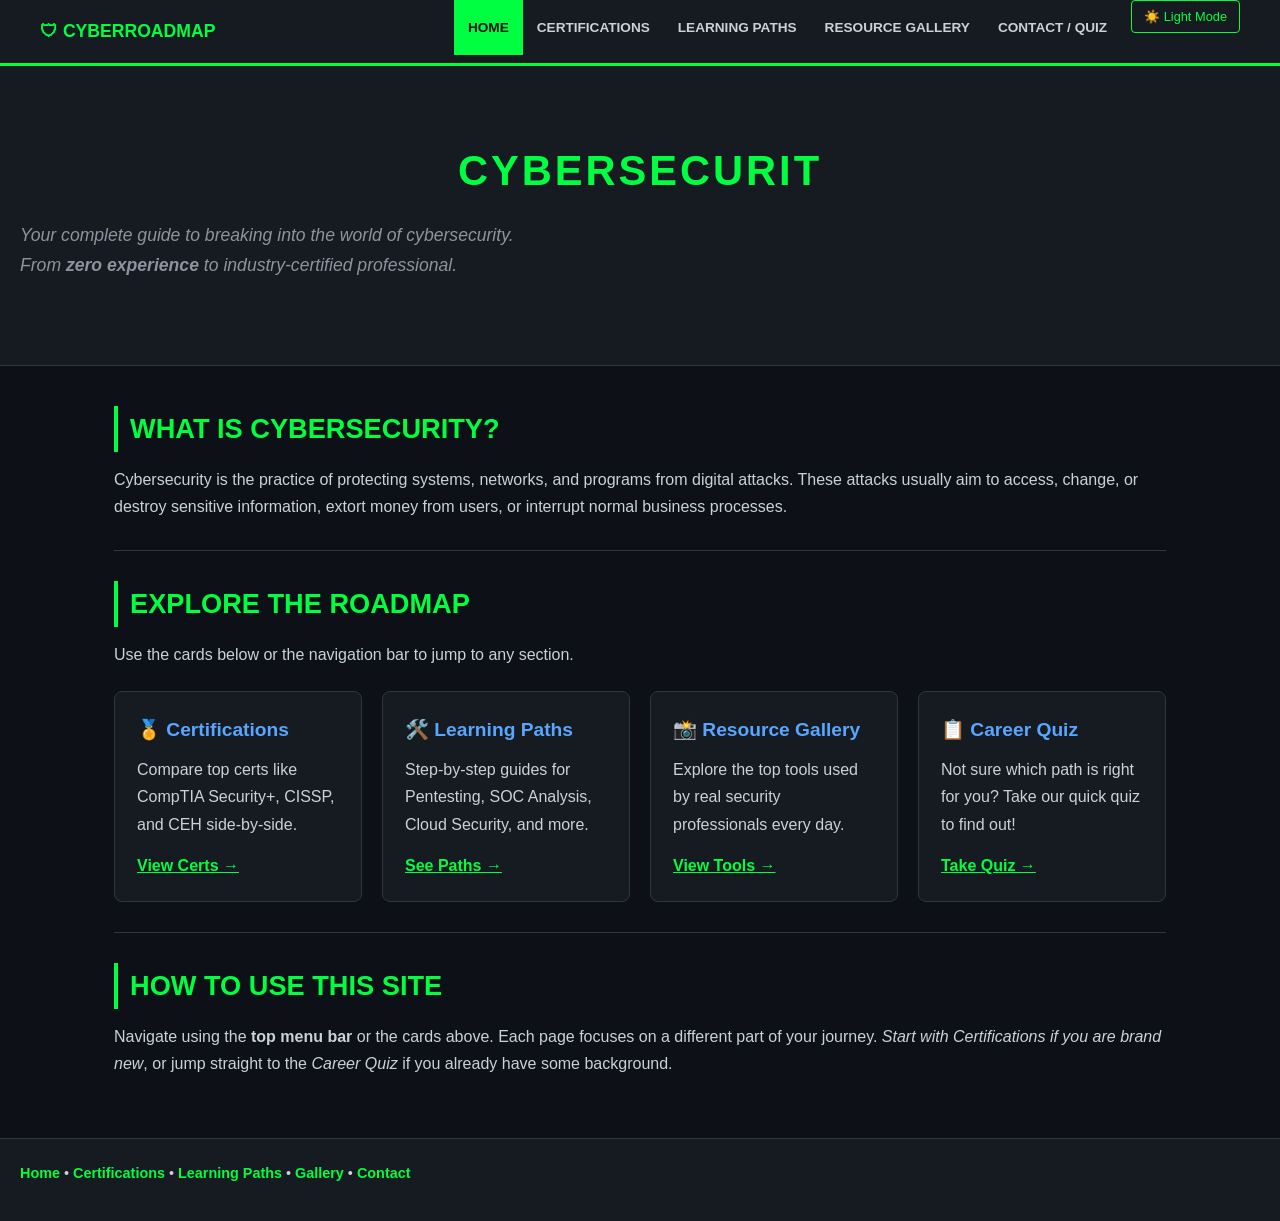
<file: index.html>
<!DOCTYPE html>
<html lang="en">
<head>
    <meta charset="UTF-8">
    <meta name="viewport" content="width=device-width, initial-scale=1.0">
    <title>Home | Cybersecurity Career Roadmap</title>
    <link rel="stylesheet" href="styles.css">
</head>
<body>

    <nav>
        <div class="nav-inner">
            <a href="index.html" class="nav-logo">&#128737; CyberRoadmap</a>
            <button id="hamburger-btn" class="hamburger" aria-label="Toggle navigation">&#9776;</button>
            <ul id="nav-menu">
                <li><a href="index.html" class="active">Home</a></li>
                <li><a href="certifications.html">Certifications</a></li>
                <li><a href="learning-paths.html">Learning Paths</a></li>
                <li><a href="gallery.html">Resource Gallery</a></li>
                <li><a href="contact.html">Contact / Quiz</a></li>
                <li><button id="theme-toggle" class="theme-btn">&#9728;&#65039; Light Mode</button></li>
            </ul>
        </div>
    </nav>

    <header style="background-color: #161b22;">
        <h1 id="hero-title" data-text="Cybersecurity Career Roadmap">
            Cybersecurity Career Roadmap
        </h1>
        <p>
            Your complete guide to breaking into the world of cybersecurity.
            <br>
            From <strong>zero experience</strong> to <em>industry-certified professional</em>.
        </p>
    </header>

    <main>

        <section class="fade-in">
            <h2>What Is Cybersecurity?</h2>
            <p>
                Cybersecurity is the practice of protecting systems, networks, and programs
                from digital attacks. These attacks usually aim to access, change, or destroy
                sensitive information, extort money from users, or interrupt normal business processes.
            </p>
            <hr>
        </section>


        <section class="fade-in">
            <h2>Explore the Roadmap</h2>
            <p>Use the cards below or the navigation bar to jump to any section.</p>
            <div class="cards-container">
                <div class="card fade-in">
                    <h3>&#127941; Certifications</h3>
                    <p>Compare top certs like CompTIA Security+, CISSP, and CEH side-by-side.</p>
                    <a href="certifications.html" style="color:#00ff41; font-weight:bold;">View Certs &rarr;</a>
                </div>
                <div class="card fade-in">
                    <h3>&#128736;&#65039; Learning Paths</h3>
                    <p>Step-by-step guides for Pentesting, SOC Analysis, Cloud Security, and more.</p>
                    <a href="learning-paths.html" style="color:#00ff41; font-weight:bold;">See Paths &rarr;</a>
                </div>
                <div class="card fade-in">
                    <h3>&#128248; Resource Gallery</h3>
                    <p>Explore the top tools used by real security professionals every day.</p>
                    <a href="gallery.html" style="color:#00ff41; font-weight:bold;">View Tools &rarr;</a>
                </div>
                <div class="card fade-in">
                    <h3>&#128203; Career Quiz</h3>
                    <p>Not sure which path is right for you? Take our quick quiz to find out!</p>
                    <a href="contact.html" style="color:#00ff41; font-weight:bold;">Take Quiz &rarr;</a>
                </div>
            </div>
        </section>

        <hr>

        <section class="fade-in">
            <h2>How to Use This Site</h2>
            <p>
                Navigate using the <b>top menu bar</b> or the cards above.
                Each page focuses on a different part of your journey.
                <em>Start with Certifications if you are brand new</em>, or jump
                straight to the <em>Career Quiz</em> if you already have some background.
            </p>
        </section>

    </main>

    <footer>
        <p>
            <a href="index.html">Home</a> &bull;
            <a href="certifications.html">Certifications</a> &bull;
            <a href="learning-paths.html">Learning Paths</a> &bull;
            <a href="gallery.html">Gallery</a> &bull;
            <a href="contact.html">Contact</a>
        </p>
    </footer>

    <script src="script.js"></script>

</body>
</html>
</file>
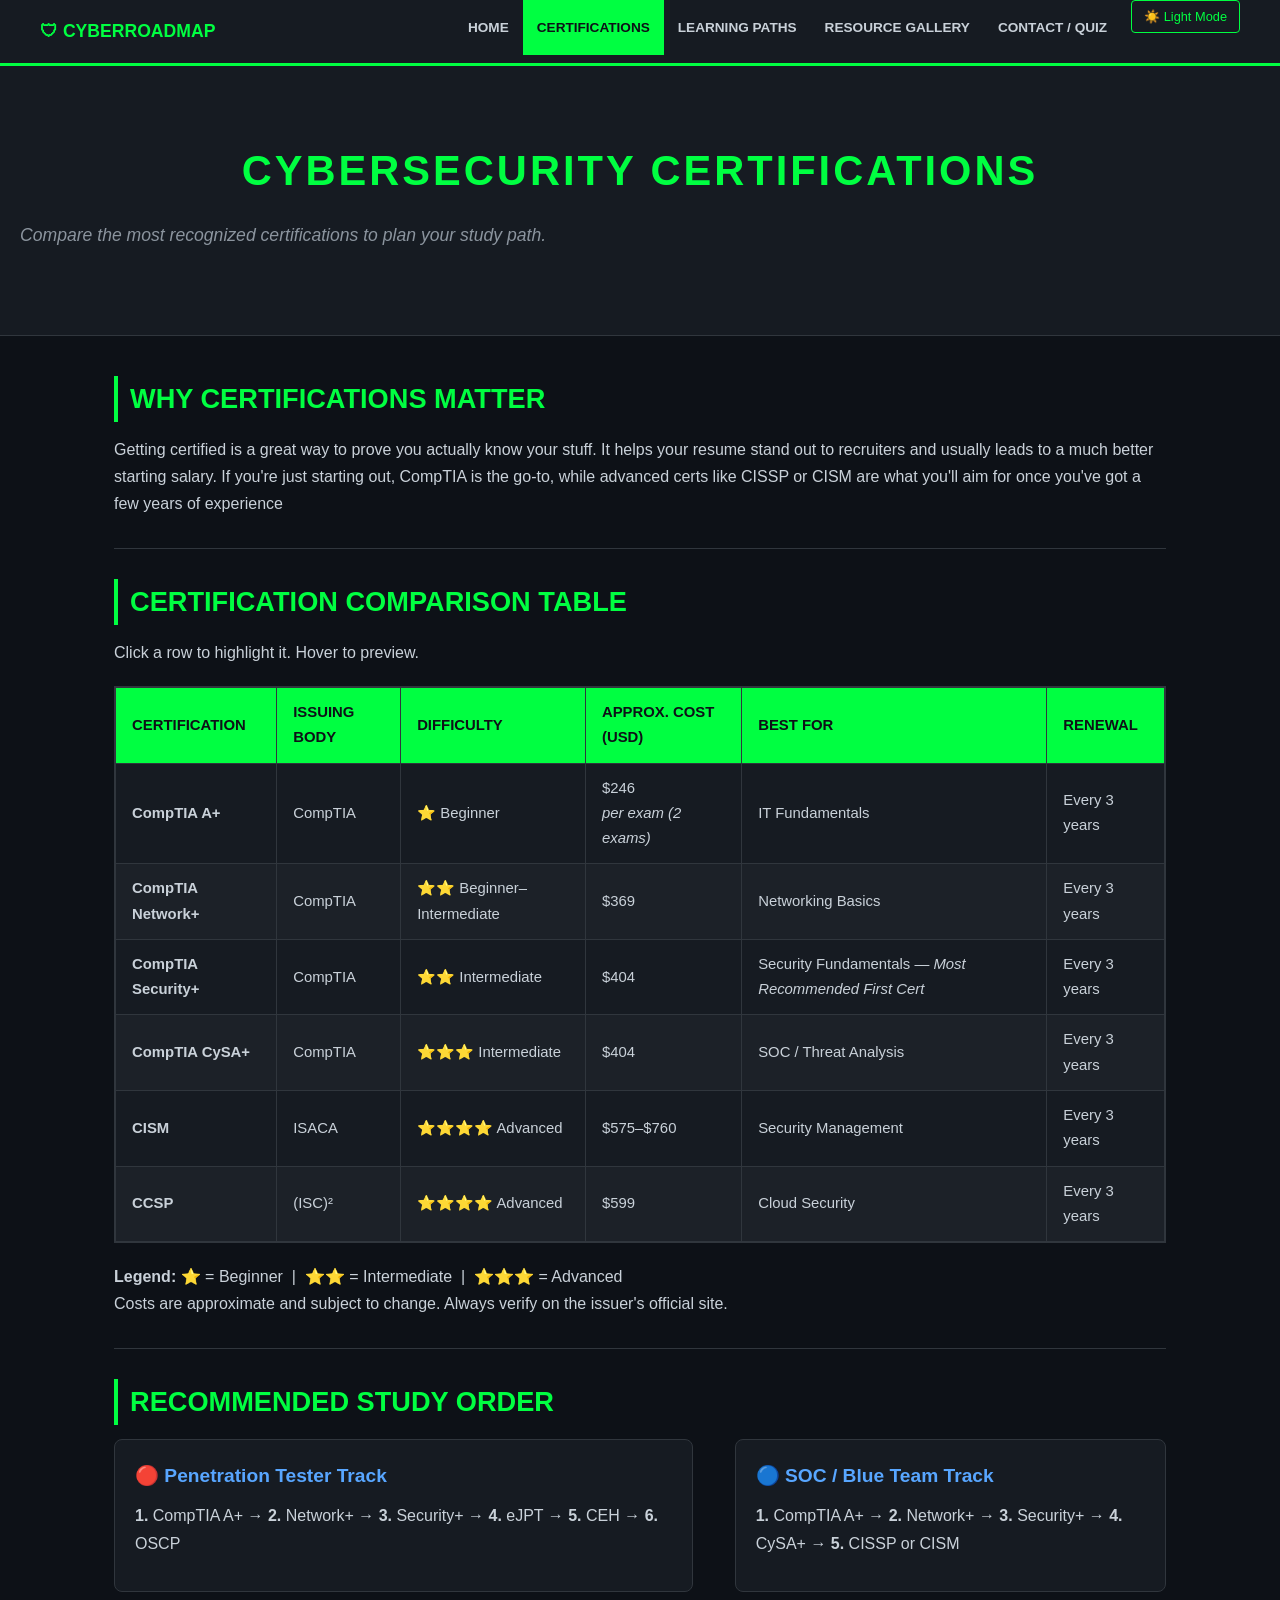
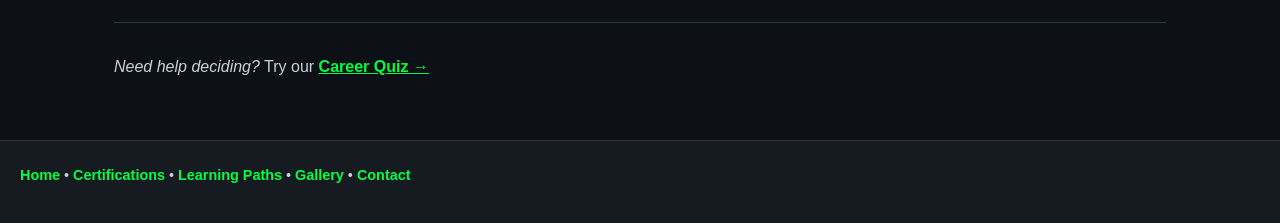
<file: certifications.html>
<!DOCTYPE html>
<html lang="en">
<head>
    <meta charset="UTF-8">
    <meta name="viewport" content="width=device-width, initial-scale=1.0">
    <title>Certifications | Cybersecurity Career Roadmap</title>
    <link rel="stylesheet" href="styles.css">
</head>
<body>

    <nav>
        <div class="nav-inner">
            <a href="index.html" class="nav-logo">&#128737; CyberRoadmap</a>
            <button id="hamburger-btn" class="hamburger">&#9776;</button>
            <ul id="nav-menu">
                <li><a href="index.html">Home</a></li>
                <li><a href="certifications.html" class="active">Certifications</a></li>
                <li><a href="learning-paths.html">Learning Paths</a></li>
                <li><a href="gallery.html">Resource Gallery</a></li>
                <li><a href="contact.html">Contact / Quiz</a></li>
                <li><button id="theme-toggle" class="theme-btn">&#9728;&#65039; Light Mode</button></li>
            </ul>
        </div>
    </nav>

    <header>
        <h1>Cybersecurity Certifications</h1>
        <p>Compare the most recognized certifications to plan your study path.</p>
    </header>

    <main>

        <section class="fade-in">
            <h2>Why Certifications Matter</h2>
            <p>
              Getting certified is a great way to prove you actually know your stuff. It helps your resume stand out to recruiters and usually leads to a much better starting salary. If you're just starting out, CompTIA is the go-to, while advanced certs like CISSP or CISM are what you'll aim for once you've got a few 		years of experience
            </p>
            <hr>
        </section>

        <section class="fade-in">
            <h2>Certification Comparison Table</h2>
            <p>Click a row to highlight it. Hover to preview.</p>

            <table>
                <thead>
                    <tr>
                        <th>Certification</th>
                        <th>Issuing Body</th>
                        <th>Difficulty</th>
                        <th>Approx. Cost (USD)</th>
                        <th>Best For</th>
                        <th>Renewal</th>
                    </tr>
                </thead>
                <tbody>
                    <tr>
                        <td><strong>CompTIA A+</strong></td>
                        <td>CompTIA</td>
                        <td>&#11088; Beginner</td>
                        <td>$246 <br><em>per exam (2 exams)</em></td>
                        <td>IT Fundamentals</td>
                        <td>Every 3 years</td>
                    </tr>
                    <tr>
                        <td><strong>CompTIA Network+</strong></td>
                        <td>CompTIA</td>
                        <td>&#11088;&#11088; Beginner&ndash;Intermediate</td>
                        <td>$369</td>
                        <td>Networking Basics</td>
                        <td>Every 3 years</td>
                    </tr>
                    <tr>
                        <td><strong>CompTIA Security+</strong></td>
                        <td>CompTIA</td>
                        <td>&#11088;&#11088; Intermediate</td>
                        <td>$404</td>
                        <td>Security Fundamentals &mdash; <em>Most Recommended First Cert</em></td>
                        <td>Every 3 years</td>
                    </tr>
                    <tr>
                        <td><strong>CompTIA CySA+</strong></td>
                        <td>CompTIA</td>
                        <td>&#11088;&#11088;&#11088; Intermediate</td>
                        <td>$404</td>
                        <td>SOC / Threat Analysis</td>
                        <td>Every 3 years</td>
                    </tr>
                    <tr>
                        <td><strong>CISM</strong></td>
                        <td>ISACA</td>
                        <td>&#11088;&#11088;&#11088;&#11088; Advanced</td>
                        <td>$575&ndash;$760</td>
                        <td>Security Management</td>
                        <td>Every 3 years</td>
                    </tr>
                    <tr>
                        <td><strong>CCSP</strong></td>
                        <td>(ISC)&sup2;</td>
                        <td>&#11088;&#11088;&#11088;&#11088; Advanced</td>
                        <td>$599</td>
                        <td>Cloud Security</td>
                        <td>Every 3 years</td>
                    </tr>
                </tbody>
            </table>

            <p>
                <b>Legend:</b> &#11088; = Beginner &nbsp;|&nbsp;
                &#11088;&#11088; = Intermediate &nbsp;|&nbsp;
                &#11088;&#11088;&#11088; = Advanced<br>
                Costs are approximate and subject to change. Always verify on the issuer's official site.
            </p>
        </section>

        <hr>

        <section class="fade-in">
            <h2>Recommended Study Order</h2>
            <div class="float-container">
                <div class="float-left">
                    <h3>&#128308; Penetration Tester Track</h3>
                    <p>
                        <b>1.</b> CompTIA A+ &rarr;
                        <b>2.</b> Network+ &rarr;
                        <b>3.</b> Security+ &rarr;
                        <b>4.</b> eJPT &rarr;
                        <b>5.</b> CEH &rarr;
                        <b>6.</b> OSCP
                    </p>
                </div>
                <div class="float-right">
                    <h3>&#128309; SOC / Blue Team Track</h3>
                    <p>
                        <b>1.</b> CompTIA A+ &rarr;
                        <b>2.</b> Network+ &rarr;
                        <b>3.</b> Security+ &rarr;
                        <b>4.</b> CySA+ &rarr;
                        <b>5.</b> CISSP or CISM
                    </p>
                </div>
            </div>
            <hr>
            <p>
                <em>Need help deciding?</em> Try our
                <a href="contact.html" style="color:#00ff41; font-weight:bold;">Career Quiz &rarr;</a>
            </p>
        </section>

    </main>

    <footer>
        <p>
            <a href="index.html">Home</a> &bull;
            <a href="certifications.html">Certifications</a> &bull;
            <a href="learning-paths.html">Learning Paths</a> &bull;
            <a href="gallery.html">Gallery</a> &bull;
            <a href="contact.html">Contact</a>
        </p>
    </footer>

    <script src="script.js"></script>

</body>
</html>
</file>
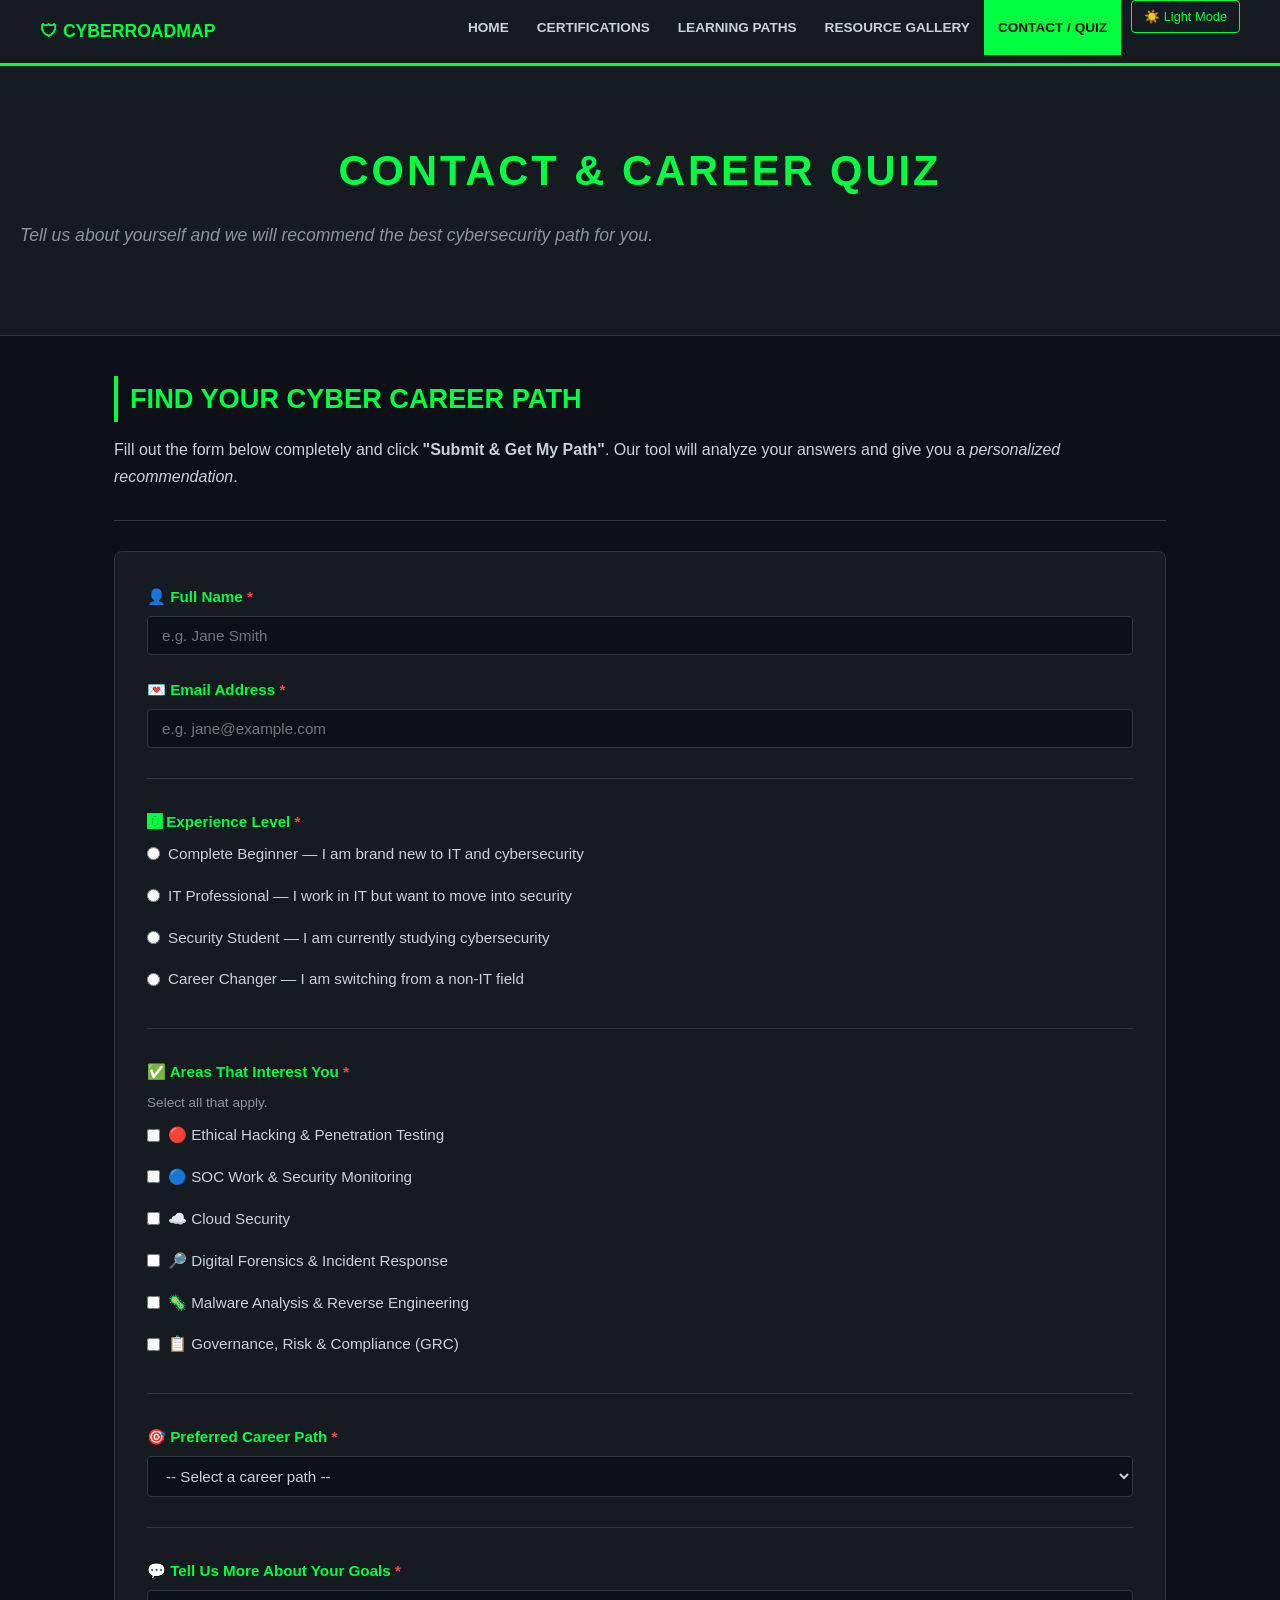
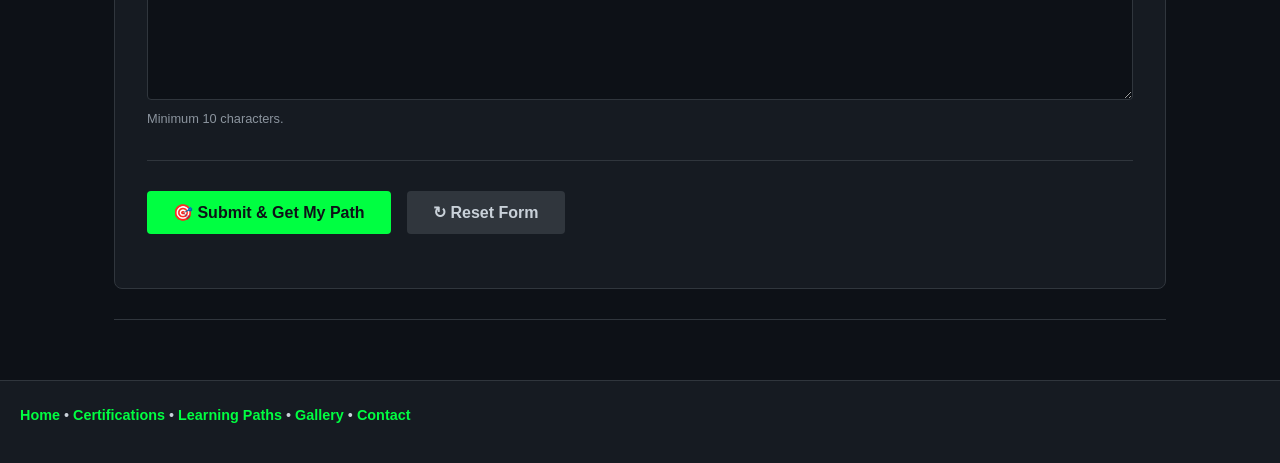
<file: contact.html>
<!DOCTYPE html>
<html lang="en">
<head>
    <meta charset="UTF-8">
    <meta name="viewport" content="width=device-width, initial-scale=1.0">
    <title>Contact &amp; Career Quiz | Cybersecurity Career Roadmap</title>
    <link rel="stylesheet" href="styles.css">
</head>
<body>

    <nav>
        <div class="nav-inner">
            <a href="index.html" class="nav-logo">&#128737; CyberRoadmap</a>
            <button id="hamburger-btn" class="hamburger">&#9776;</button>
            <ul id="nav-menu">
                <li><a href="index.html">Home</a></li>
                <li><a href="certifications.html">Certifications</a></li>
                <li><a href="learning-paths.html">Learning Paths</a></li>
                <li><a href="gallery.html">Resource Gallery</a></li>
                <li><a href="contact.html" class="active">Contact / Quiz</a></li>
                <li><button id="theme-toggle" class="theme-btn">&#9728;&#65039; Light Mode</button></li>
            </ul>
        </div>
    </nav>

    <header>
        <h1>Contact &amp; Career Quiz</h1>
        <p>Tell us about yourself and we will recommend the best cybersecurity path for you.</p>
    </header>

    <main>

        <section class="fade-in">
            <h2>Find Your Cyber Career Path</h2>
            <p>
                Fill out the form below completely and click <b>"Submit &amp; Get My Path"</b>.
                Our tool will analyze your answers and give you a <em>personalized recommendation</em>.
            </p>
            <hr>
        </section>

        <div class="form-container fade-in">
            <form id="contact-form" novalidate>

                <div class="form-group">
                    <label for="fullname">&#128100; Full Name <span style="color:#ff4444;">*</span></label>
                    <input type="text" id="fullname" name="fullname" placeholder="e.g. Jane Smith">
                </div>

                <div class="form-group">
                    <label for="email">&#128140; Email Address <span style="color:#ff4444;">*</span></label>
                    <input type="email" id="email" name="email" placeholder="e.g. jane@example.com">
                </div>

                <hr>

                <div class="form-group">
                    <label>&#127358; Experience Level <span style="color:#ff4444;">*</span></label>
                    <div id="radio-group" class="radio-group">
                        <label>
                            <input type="radio" name="experience" value="complete beginner">
                            Complete Beginner — I am brand new to IT and cybersecurity
                        </label>
                        <label>
                            <input type="radio" name="experience" value="IT professional">
                            IT Professional — I work in IT but want to move into security
                        </label>
                        <label>
                            <input type="radio" name="experience" value="security student">
                            Security Student — I am currently studying cybersecurity
                        </label>
                        <label>
                            <input type="radio" name="experience" value="career changer">
                            Career Changer — I am switching from a non-IT field
                        </label>
                    </div>
                </div>

                <hr>

                <div class="form-group">
                    <label>&#9989; Areas That Interest You <span style="color:#ff4444;">*</span></label>
                    <p style="font-size:0.85em; color:#8b949e; margin-bottom:8px;">Select all that apply.</p>
                    <div id="check-group" class="checkbox-group">
                        <label>
                            <input type="checkbox" name="interests" value="Ethical Hacking">
                            &#128308; Ethical Hacking &amp; Penetration Testing
                        </label>
                        <label>
                            <input type="checkbox" name="interests" value="SOC & Monitoring">
                            &#128309; SOC Work &amp; Security Monitoring
                        </label>
                        <label>
                            <input type="checkbox" name="interests" value="Cloud Security">
                            &#9729;&#65039; Cloud Security
                        </label>
                        <label>
                            <input type="checkbox" name="interests" value="Digital Forensics">
                            &#128270; Digital Forensics &amp; Incident Response
                        </label>
                        <label>
                            <input type="checkbox" name="interests" value="Malware Analysis">
                            &#129440; Malware Analysis &amp; Reverse Engineering
                        </label>
                        <label>
                            <input type="checkbox" name="interests" value="GRC & Policy">
                            &#128203; Governance, Risk &amp; Compliance (GRC)
                        </label>
                    </div>
                </div>

                <hr>

                <div class="form-group">
                    <label for="career-path">&#127919; Preferred Career Path <span style="color:#ff4444;">*</span></label>
                    <select id="career-path" name="career-path">
                        <option value="">-- Select a career path --</option>
                        <option value="pentester">&#128308; Penetration Tester / Ethical Hacker</option>
                        <option value="soc">&#128309; SOC Analyst / Blue Team</option>
                        <option value="cloud">&#9729;&#65039; Cloud Security Engineer</option>
                        <option value="forensics">&#128270; Digital Forensics Analyst</option>
                        <option value="general">&#128737; Not Sure Yet — Show Me General Path</option>
                    </select>
                </div>

                <hr>

                <div class="form-group">
                    <label for="message">
                        &#128172; Tell Us More About Your Goals
                        <span style="color:#ff4444;">*</span>
                    </label>
                    <textarea id="message" name="message"
                        placeholder="e.g. I want to become a penetration tester within 2 years. I have basic Python knowledge and want to know which certs to pursue first...">
                    </textarea>
                    <p style="font-size:0.8em; color:#8b949e;">Minimum 10 characters.</p>
                </div>

                <hr>

                <div class="form-group">
                    <button type="submit" class="btn btn-submit">&#127919; Submit &amp; Get My Path</button>
                    <button type="reset" class="btn btn-reset">&#8635; Reset Form</button>
                </div>

            </form>

            <div id="result-box"></div>
        </div>

        <hr>

    </main>

    <footer>
        <p>
            <a href="index.html">Home</a> &bull;
            <a href="certifications.html">Certifications</a> &bull;
            <a href="learning-paths.html">Learning Paths</a> &bull;
            <a href="gallery.html">Gallery</a> &bull;
            <a href="contact.html">Contact</a>
        </p>
    </footer>

    <script src="script.js"></script>

</body>
</html>
</file>
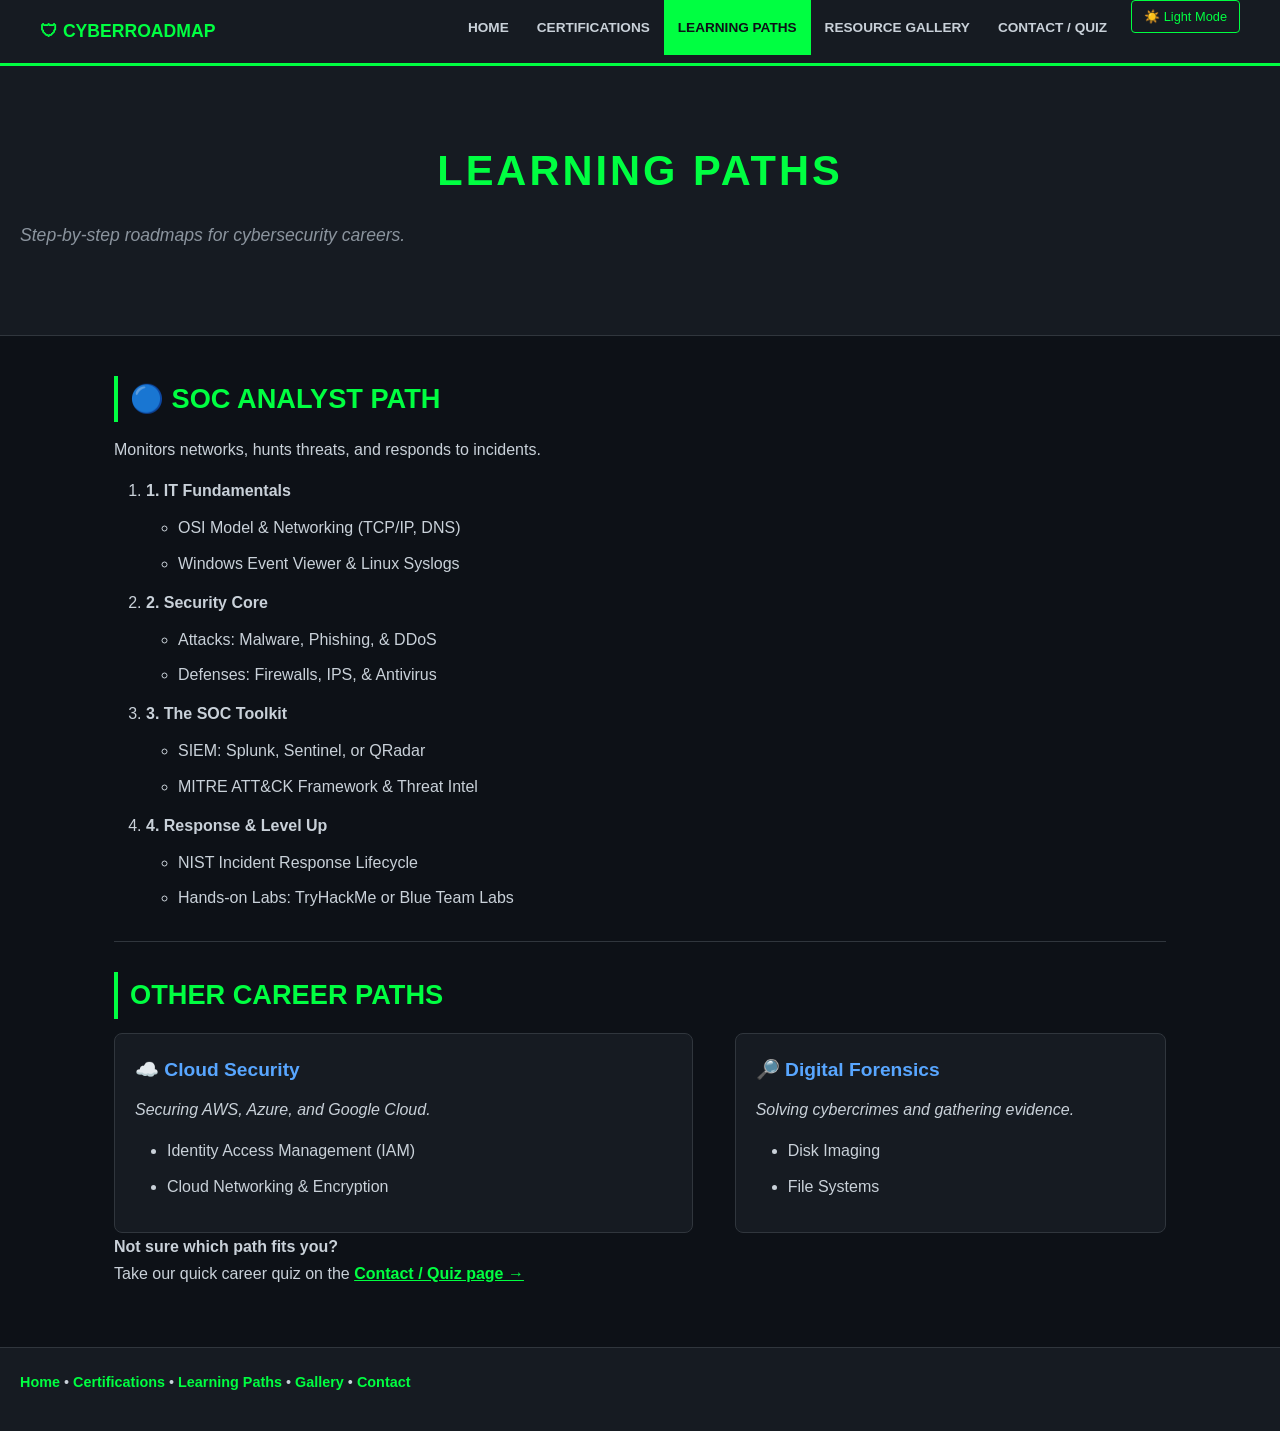
<file: learning-paths.html>
<!DOCTYPE html>
<html lang="en">
<head>
    <meta charset="UTF-8">
    <meta name="viewport" content="width=device-width, initial-scale=1.0">
    <title>Learning Paths | Cybersecurity Career Roadmap</title>
    <link rel="stylesheet" href="styles.css">
</head>
<body>

    <nav>
        <div class="nav-inner">
            <a href="index.html" class="nav-logo">&#128737; CyberRoadmap</a>
            <button id="hamburger-btn" class="hamburger">&#9776;</button>
            <ul id="nav-menu">
                <li><a href="index.html">Home</a></li>
                <li><a href="certifications.html">Certifications</a></li>
                <li><a href="learning-paths.html" class="active">Learning Paths</a></li>
                <li><a href="gallery.html">Resource Gallery</a></li>
                <li><a href="contact.html">Contact / Quiz</a></li>
                <li><button id="theme-toggle" class="theme-btn">&#9728;&#65039; Light Mode</button></li>
            </ul>
        </div>
    </nav>

    <header>
        <h1>Learning Paths</h1>
        <p>Step-by-step roadmaps for cybersecurity careers.</p>
    </header>

    <main>

        <section class="fade-in">
    <h2>&#128309; SOC Analyst Path</h2>
    <p>
        Monitors networks, hunts threats, and responds to incidents. 
    </p>

    <ol>
        <li><b>1. IT Fundamentals</b>
            <ul>
                <li>OSI Model & Networking (TCP/IP, DNS)</li>
                <li>Windows Event Viewer & Linux Syslogs</li>
            </ul>
        </li>
        <li><b>2. Security Core</b>
            <ul>
                <li>Attacks: Malware, Phishing, & DDoS</li>
                <li>Defenses: Firewalls, IPS, & Antivirus</li>
            </ul>
        </li>
        <li><b>3. The SOC Toolkit</b>
            <ul>
                <li>SIEM: Splunk, Sentinel, or QRadar</li>
                <li>MITRE ATT&CK Framework & Threat Intel</li>
            </ul>
        </li>
        <li><b>4. Response & Level Up</b>
            <ul>
                <li>NIST Incident Response Lifecycle</li>
                <li>Hands-on Labs: TryHackMe or Blue Team Labs</li>
            </ul>
        </li>
    </ol>
</section>
        <hr>

        <section class="fade-in">
    <h2>Other Career Paths</h2>
    <div class="float-container">
        <div class="float-left">
            <h3>&#9729;&#65039; Cloud Security</h3>
            <p><em>Securing AWS, Azure, and Google Cloud.</em></p>
            <ul>
                <li>Identity Access Management (IAM)</li>
                <li>Cloud Networking & Encryption</li>
            </ul>
        </div>
        <div class="float-right">
            <h3>&#128270; Digital Forensics</h3>
            <p><em>Solving cybercrimes and gathering evidence.</em></p>
            <ul>
                <li>Disk Imaging</li>
                <li>File Systems</li>
            </ul>
        </div>
    </div>
</section>

        <section class="fade-in">
            <p>
                <b>Not sure which path fits you?</b><br>
                Take our quick career quiz on the
                <a href="contact.html" style="color:#00ff41; font-weight:bold;">Contact / Quiz page &rarr;</a>
            </p>
        </section>

    </main>

    <footer>
        <p>
            <a href="index.html">Home</a> &bull;
            <a href="certifications.html">Certifications</a> &bull;
            <a href="learning-paths.html">Learning Paths</a> &bull;
            <a href="gallery.html">Gallery</a> &bull;
            <a href="contact.html">Contact</a>
        </p>
    </footer>

    <script src="script.js"></script>

</body>
</html>
</file>
<file: styles.css>
* {
    margin: 0;
    padding: 0;
    box-sizing: border-box;
}

body {
    font-family: 'Segoe UI', Tahoma, Geneva, Verdana, sans-serif;
    font-size: 16px;
    font-style: normal;
    font-weight: normal;
    background-color: #0d1117;
    color: #c9d1d9;
    line-height: 1.7;
}

body.light-mode {
    background-color: #f0f2f5;
    color: #1c1e21;
}

body.light-mode nav            { background-color: #1c2128; }
body.light-mode header         { background-color: #1c2128; }
body.light-mode .card,
body.light-mode .form-container,
body.light-mode table          { background-color: #ffffff; color: #1c1e21; border-color: #ccc; }

nav {
    background-color: #161b22;
    width: 100%;
    position: sticky;
    top: 0;
    z-index: 1000;
    border-bottom: 3px solid #00ff41;
    padding: 0 20px;
}

nav .nav-inner {
    display: flex;
    align-items: center;
    justify-content: space-between;
    max-width: 1200px;
    margin: 0 auto;
}

nav .nav-logo {
    color: #00ff41;
    font-weight: bold;
    font-size: 1.1em;
    text-decoration: none;
    text-transform: uppercase;
    padding: 14px 0;
}

nav ul {
    list-style: none;
    display: flex;
    flex-wrap: wrap;
    padding: 0;
    margin: 0;
}

nav ul li a {
    display: block;
    padding: 16px 14px;
    color: #c9d1d9;
    text-decoration: none;
    font-weight: bold;
    font-size: 0.85em;
    text-transform: uppercase;
    transition: background-color 0.3s, color 0.3s;
}

nav ul li a:hover,
nav ul li a.active {
    background-color: #00ff41;
    color: #0d1117;
}

.theme-btn {
    background: none;
    border: 1px solid #00ff41;
    color: #00ff41;
    padding: 8px 12px;
    border-radius: 4px;
    cursor: pointer;
    font-size: 0.8em;
    margin-left: 10px;
    font-family: inherit;
    transition: background-color 0.3s, color 0.3s;
}

.theme-btn:hover {
    background-color: #00ff41;
    color: #0d1117;
}

.hamburger {
    display: none;
    background: none;
    border: 1px solid #00ff41;
    color: #00ff41;
    font-size: 1.4em;
    padding: 6px 12px;
    cursor: pointer;
    border-radius: 4px;
}

@media (max-width: 768px) {
    .hamburger { display: block; }

    nav ul {
        display: none;
        flex-direction: column;
        width: 100%;
    }

    nav ul.nav-open { display: flex; }

    nav ul li a { padding: 12px 16px; }

    .float-left,
    .float-right {
        float: none !important;
        width: 100% !important;
        margin-right: 0 !important;
        margin-bottom: 15px;
    }

    .gallery-card { width: calc(50% - 10px); }
}

@media (max-width: 480px) {
    .gallery-card { width: 100%; }
}

header {
    background-color: #161b22;
    text-align: center;
    padding: 70px 20px;
    border-bottom: 1px solid #30363d;
}

header h1 {
    font-size: 2.6em;
    color: #00ff41;
    font-weight: bold;
    font-style: normal;
    text-transform: uppercase;
    text-decoration: none;
    letter-spacing: 3px;
    min-height: 50px;
}

header p {
    font-size: 1.1em;
    color: #8b949e;
    margin-top: 14px;
    font-style: italic;
}

main {
    max-width: 1100px;
    margin: 40px auto;
    padding: 0 24px;
}

h2 {
    color: #00ff41;
    font-size: 1.7em;
    text-transform: uppercase;
    text-decoration: none;
    font-weight: bold;
    margin-bottom: 14px;
    border-left: 4px solid #00ff41;
    padding-left: 12px;
}

h3 {
    color: #58a6ff;
    font-size: 1.2em;
    margin-bottom: 10px;
}

h4 {
    color: #e3b341;
    font-size: 1em;
    margin-bottom: 8px;
}

p {
    margin-bottom: 14px;
    color: #c9d1d9;
    font-size: 1em;
    text-align: left;
}

hr {
    border: none;
    border-top: 1px solid #30363d;
    margin: 30px 0;
}

table {
    width: 100%;
    border-collapse: collapse;
    margin: 20px 0;
    font-size: 0.93em;
    background-color: #161b22;
    border: 2px solid #30363d;
}

table thead tr {
    background-color: #00ff41;
    color: #0d1117;
    text-align: left;
    font-weight: bold;
    text-transform: uppercase;
}

table th,
table td {
    padding: 12px 16px;
    border: 1px solid #30363d;
    text-align: left;
}

table tbody tr:nth-of-type(even) {
    background-color: #1c2128;
}

table tbody tr:hover {
    background-color: #2d333b;
    color: #00ff41;
    cursor: pointer;
    transition: background-color 0.3s;
}

ul, ol {
    margin: 10px 0 12px 32px;
    color: #c9d1d9;
}

ul li, ol li {
    margin-bottom: 8px;
}

ul.primary-list             { list-style-type: disc;   }
ul.primary-list > li > ul   { list-style-type: circle; margin-left: 22px; }
ul.primary-list > li > ul > li > ul { list-style-type: square; margin-left: 22px; }

.float-container::after {
    content: "";
    display: table;
    clear: both;
}

.float-left {
    float: left;
    width: 55%;
    padding: 20px;
    background-color: #161b22;
    border: 1px solid #30363d;
    border-radius: 8px;
    margin-right: 2%;
}

.float-right {
    float: right;
    width: 41%;
    padding: 20px;
    background-color: #161b22;
    border: 1px solid #30363d;
    border-radius: 8px;
}

.cards-container {
    display: flex;
    flex-wrap: wrap;
    gap: 20px;
    margin-top: 22px;
}

.card {
    background-color: #161b22;
    border: 1px solid #30363d;
    border-radius: 8px;
    padding: 22px;
    flex: 1;
    min-width: 200px;
    transition: transform 0.3s, border-color 0.3s;
}

.card:hover {
    transform: translateY(-5px);
    border-color: #00ff41;
}

.gallery-grid {
    display: flex;
    flex-wrap: wrap;
    gap: 22px;
    margin-top: 22px;
}

.gallery-card {
    background-color: #161b22;
    border: 1px solid #30363d;
    border-radius: 8px;
    padding: 18px;
    width: calc(33.33% - 16px);
    text-align: center;
    transition: transform 0.3s, box-shadow 0.3s;
}

.gallery-card:hover {
    transform: translateY(-6px);
    box-shadow: 0 10px 25px rgba(0, 255, 65, 0.18);
}

.gallery-card img {
    width: 100%;
    max-height: 140px;
    object-fit: contain;
    border-radius: 6px;
    margin-bottom: 12px;
    transition: transform 0.3s ease;
}

.gallery-card p {
    font-size: 0.88em;
    color: #8b949e;
}

.gallery-card a.visit-btn {
    display: inline-block;
    margin-top: 12px;
    padding: 9px 18px;
    background-color: #00ff41;
    color: #0d1117;
    text-decoration: none;
    font-weight: bold;
    font-size: 0.85em;
    border-radius: 4px;
    transition: background-color 0.3s;
}

.gallery-card a.visit-btn:hover { background-color: #00cc33; }

.form-container {
    background-color: #161b22;
    border: 1px solid #30363d;
    border-radius: 8px;
    padding: 32px;
    margin-top: 22px;
}

.form-group {
    margin-bottom: 22px;
}

label {
    display: block;
    margin-bottom: 6px;
    color: #00ff41;
    font-weight: bold;
    font-size: 0.95em;
}

input[type="text"],
input[type="email"],
select,
textarea {
    width: 100%;
    padding: 10px 14px;
    background-color: #0d1117;
    border: 1px solid #30363d;
    border-radius: 4px;
    color: #c9d1d9;
    font-size: 0.95em;
    font-family: inherit;
    transition: border-color 0.3s;
}

input[type="text"]:focus,
input[type="email"]:focus,
select:focus,
textarea:focus {
    border-color: #00ff41;
    outline: none;
}

select option { background-color: #161b22; color: #c9d1d9; }

input[type="radio"],
input[type="checkbox"] {
    margin-right: 8px;
    accent-color: #00ff41;
    cursor: pointer;
}

.radio-group,
.checkbox-group {
    display: flex;
    flex-direction: column;
    gap: 10px;
}

.radio-group label,
.checkbox-group label {
    color: #c9d1d9;
    font-weight: normal;
    display: flex;
    align-items: center;
    cursor: pointer;
}

textarea {
    resize: vertical;
    min-height: 110px;
}

.btn {
    padding: 12px 26px;
    border: none;
    border-radius: 4px;
    font-size: 1em;
    font-weight: bold;
    font-family: inherit;
    cursor: pointer;
    transition: background-color 0.3s, transform 0.2s;
    margin-right: 12px;
}

.btn-submit {
    background-color: #00ff41;
    color: #0d1117;
}

.btn-submit:hover {
    background-color: #00cc33;
    transform: scale(1.04);
}

.btn-reset {
    background-color: #30363d;
    color: #c9d1d9;
}

.btn-reset:hover { background-color: #484f58; }

#result-box {
    display: none;
    margin-top: 24px;
    padding: 22px;
    background-color: #1c2128;
    border: 2px solid #00ff41;
    border-radius: 8px;
    color: #00ff41;
}

#result-box h3 { color: #00ff41; margin-bottom: 12px; }
#result-box p  { color: #c9d1d9; }
#result-box a  { color: #00ff41; font-weight: bold; }

.fade-in {
    opacity: 0;
    transform: translateY(24px);
    transition: opacity 0.7s ease, transform 0.7s ease;
}

.fade-in.visible {
    opacity: 1;
    transform: translateY(0);
}

@keyframes pulse-glow {
    0%   { text-shadow: 0 0 5px #00ff41; }
    50%  { text-shadow: 0 0 22px #00ff41, 0 0 40px #00ff41; }
    100% { text-shadow: 0 0 5px #00ff41; }
}

.animate-pulse {
    animation: pulse-glow 2.5s ease-in-out infinite;
}

.highlight {
    color: #00ff41;
    font-weight: bold;
}

.text-center { text-align: center; }

.error-msg {
    color: #ff4444;
    font-size: 0.85em;
    display: block;
    margin-top: 4px;
}

.info-box {
    border-left: 4px solid #00ff41;
    padding: 14px 18px;
    border-radius: 0 6px 6px 0;
    margin: 16px 0;
}

footer {
    text-align: center;
    padding: 22px 20px;
    background-color: #161b22;
    border-top: 1px solid #30363d;
    margin-top: 60px;
    color: #8b949e;
    font-size: 0.9em;
}

footer a {
    color: #00ff41;
    text-decoration: none;
    font-weight: bold;
}

footer a:hover { text-decoration: underline; }
</file>
